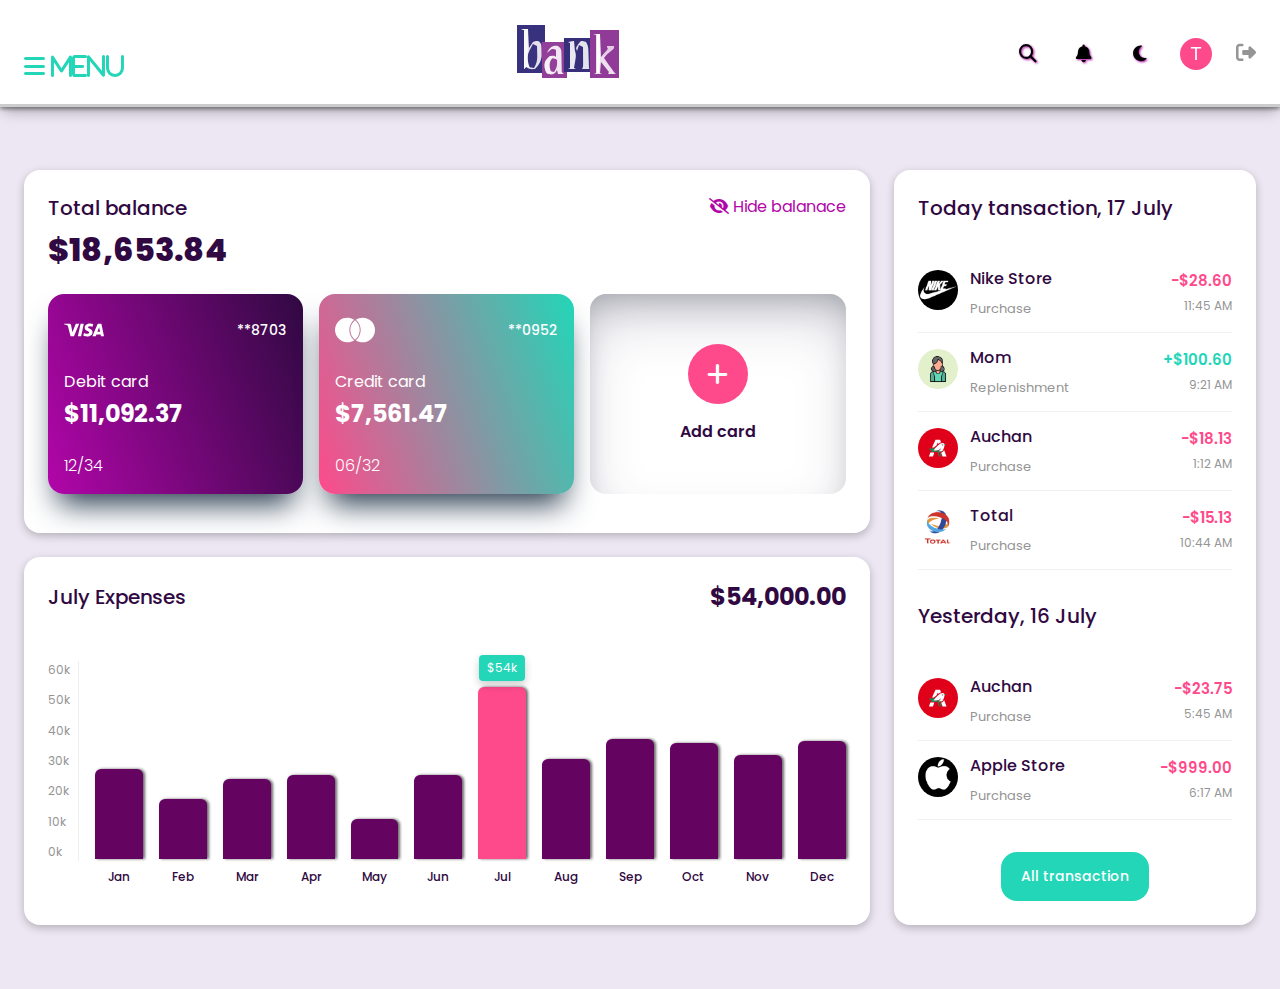
<file: index.html>
<!DOCTYPE html>
<html lang="en">

<head>
    <meta charset="UTF-8">
    <meta name="viewport" content="width=device-width, initial-scale=1.0">
    <link rel="stylesheet" href="./css/reset.css">
    <link rel="stylesheet" href="https://cdnjs.cloudflare.com/ajax/libs/font-awesome/6.5.0/css/all.min.css">
    <link rel="stylesheet" href="./css/style.css">
    <link rel="stylesheet" href="./css/responsive.css">
    <link rel="shortcut icon" href="./images/logo.svg" type="image/x-icon">
    <title>Dashboard</title>
</head>

<body>
    <!-- header -->
    <header class="header">
        <div class="header__content">
            <!-- Hidden checkbox -->
            <input type="checkbox" id="menu-toggle" class="header__menu-toggle" hidden>
            <!-- Label acting as menu toggle button -->
            <label for="menu-toggle" class="header__menu">
                <i class="fa-solid fa-bars menu-icon menu-icon--open"> <span class="header__menu-text">MENU</span></i>
                <i class="fa-solid fa-xmark menu-icon menu-icon--close"></i>
            </label>
            <!-- კლიკზე გამოსაჩენი მენიუ  -->
            <aside class="header__aside">
                <div class="header__aside-search">
                    <div class="search-box">
                        <i class="search-box__icon fas fa-search"></i>
                        <input class="search-box__input" type="text" placeholder="Search..." />
                    </div>
                </div>

                <nav class="header__aside-navigation navigation">
                    <h6 class="navigation__title">Menu</h6>
                    <ul class="navigation__list">
                        <li class="navigation__item">
                            <a href="./index.html" class="navigation__link navigation__link--active">
                                <i class="navigation__icon fa-solid fa-house-user"></i>
                                <span class="navigation__text">Home</span>
                            </a>
                        </li>
                        <li class="navigation__item">
                            <a href="./transactions.html" class="navigation__link">
                                <i class="navigation__icon fa-solid fa-money-bill-transfer"></i>
                                <span class="navigation__text">Transactions</span>
                            </a>
                        </li>
                        <li class="navigation__item">
                            <a href="#" class="navigation__link">
                                <i class="navigation__icon fa-solid fa-credit-card"></i>
                                <span class="navigation__text">Payments</span>
                            </a>
                        </li>
                        <li class="navigation__item">
                            <a href="#" class="navigation__link">
                                <i class="navigation__icon fa-solid fa-piggy-bank"></i>
                                <span class="navigation__text">Deposits</span>
                            </a>
                        </li>
                        <li class="navigation__item">
                            <a href="#" class="navigation__link">
                                <i class="navigation__icon fa-solid fa-money-check-dollar"></i>
                                <span class="navigation__text">Credits</span>
                            </a>
                        </li>
                        <li class="navigation__item">
                            <a href="#" class="navigation__link">
                                <i class="navigation__icon fa-solid fa-tags"></i>
                                <span class="navigation__text">Offers</span>
                            </a>
                        </li>
                    </ul>
                </nav>

                <div class="header__aside-controls">
                    <div class="notification">
                        <button class="notification__button" aria-label="Notifications">
                            <i class="notification__icon fa-solid fa-bell"></i>
                        </button>
                        <span class="notification__text">Notification</span>
                    </div>

                    <div class="theme-toggle">
                        <button class="theme-toggle__button theme-toggle__button--active" data-mode="light">
                            <i class="theme-toggle__icon fas fa-sun"></i>
                            <span class="theme-toggle__text">Light</span>
                        </button>
                        <button class="theme-toggle__button" data-mode="dark">
                            <i class="theme-toggle__icon fas fa-moon"></i>
                            <span class="theme-toggle__text">Dark</span>
                        </button>
                    </div>

                    <div class="logout">
                        <button class="logout__button">
                            <i class="logout__icon fa-solid fa-right-from-bracket"></i>
                        </button>
                        <span class="logout__text">LogOut</span>
                    </div>
                </div>
            </aside>

            <!-- logo  -->
            <a href="./index.html" class="header__logo">
                <img src="./images/logo.svg" alt="bank logo">
            </a>
            <!-- actions  -->
            <div class="header__actions">
                <button class="header__action-button" aria-label="Search">
                    <i class="fa-solid fa-magnifying-glass"></i>
                </button>
                <button class="header__action-button" aria-label="Notifications">
                    <i class="fa-solid fa-bell"></i>
                </button>
                <button class="header__action-button" aria-label="Toggle dark mode">
                    <i class="fa-solid fa-moon"></i>
                </button>

                <div class="header__profile">
                    <button class="header__profile-button" aria-label="User Profile">T</button>
                </div>
                <button class="header__logout-button">
                    <i class="fa-solid fa-right-from-bracket"></i>
                </button>
            </div>
        </div>
    </header>
    <!-- dashboard -->
    <main class="dashboard">
        <!-- accounts -->
        <section class="dashboard__accounts accounts">
            <div class="accounts__header">
                <div>
                    <h4 class="accounts__title">Total balance</h4>
                    <span class="accounts__total">$18,653.84</span>
                </div>
                <div class="accounts__hide-balance">
                    <i class="fa-solid fa-eye-slash"></i>
                    <span class="accounts__hide">Hide balanace</span>
                </div>
            </div>

            <div class="accounts__list">
                <!-- Visa ბარათი -->
                <div class="accounts__card card card--visa">
                    <div class="card__top">
                        <img src="./images/Visa-icon.svg" alt="viza icon">
                        <span class="card__number">**8703</span>
                    </div>
                    <div class="card__info">
                        <h5 class="card__type">Debit card</h5>
                        <span class="card__balance">$11,092.37</span>
                    </div>
                    <div class="card__expiry">12/34</div>
                </div>
                <!-- Credit ბარათი -->
                <div class="accounts__card card card--credit">
                    <div class="card__top">
                        <img src="./images/Mastercard-icon.svg" alt="Mastercard icon">
                        <span class="card__number">**0952</span>
                    </div>
                    <div class="card__info">
                        <h5 class="card__type">Credit card</h5>
                        <span class="card__balance">$7,561.47</span>
                    </div>
                    <div class="card__expiry">06/32</div>
                </div>
                <!-- Add card -->
                <div class="accounts__card card card--add">
                    <button class="card__add-button">
                        <i class="card__add-icon fa-solid fa-plus"></i>
                    </button>
                    <h5 class="card__add-text">Add card</h5>
                </div>
            </div>
        </section>
        <!-- expenses -->
        <section class="dashboard__expenses expenses">
            <div class="expenses__header">
                <h4 class="expenses__title">July Expenses</h4>
                <span class="expenses__amount">$54,000.00</span>
            </div>
            <div class="cash-flow">
                <div class="cash-flow__chart">
                    <div class="cash-flow__y-axis">
                        <span>60k</span>
                        <span>50k</span>
                        <span>40k</span>
                        <span>30k</span>
                        <span>20k</span>
                        <span>10k</span>
                        <span>0k</span>
                    </div>
                    <div class="cash-flow__bars">
                        <div class="cash-flow__bar cash-flow__bar--45">
                            <div class="cash-flow__bar-value"></div>
                            <span class="cash-flow__bar-label">Jan</span>
                        </div>
                        <div class="cash-flow__bar cash-flow__bar--30">
                            <div class="cash-flow__bar-value"></div>
                            <span class="cash-flow__bar-label">Feb</span>
                        </div>
                        <div class="cash-flow__bar cash-flow__bar--40">
                            <div class="cash-flow__bar-value"></div>
                            <span class="cash-flow__bar-label">Mar</span>
                        </div>
                        <div class="cash-flow__bar cash-flow__bar--42">
                            <div class="cash-flow__bar-value"></div>
                            <span class="cash-flow__bar-label">Apr</span>
                        </div>
                        <div class="cash-flow__bar cash-flow__bar--20">
                            <div class="cash-flow__bar-value"></div>
                            <span class="cash-flow__bar-label">May</span>
                        </div>
                        <div class="cash-flow__bar cash-flow__bar--42">
                            <div class="cash-flow__bar-value"></div>
                            <span class="cash-flow__bar-label">Jun</span>
                        </div>
                        <div class="cash-flow__bar cash-flow__bar--88 cash-flow__bar--active">
                            <div class="cash-flow__tooltip">$54k</div>
                            <div class="cash-flow__bar-value"></div>
                            <span class="cash-flow__bar-label">Jul</span>
                        </div>
                        <div class="cash-flow__bar cash-flow__bar--50">
                            <div class="cash-flow__bar-value"></div>
                            <span class="cash-flow__bar-label">Aug</span>
                        </div>
                        <div class="cash-flow__bar cash-flow__bar--60">
                            <div class="cash-flow__bar-value"></div>
                            <span class="cash-flow__bar-label">Sep</span>
                        </div>
                        <div class="cash-flow__bar cash-flow__bar--58">
                            <div class="cash-flow__bar-value"></div>
                            <span class="cash-flow__bar-label">Oct</span>
                        </div>
                        <div class="cash-flow__bar cash-flow__bar--52">
                            <div class="cash-flow__bar-value"></div>
                            <span class="cash-flow__bar-label">Nov</span>
                        </div>
                        <div class="cash-flow__bar cash-flow__bar--59">
                            <div class="cash-flow__bar-value"></div>
                            <span class="cash-flow__bar-label">Dec</span>
                        </div>
                    </div>
                </div>
            </div>
            <div class="expenses__progress">
                <div class="expenses__progress-bar">
                    <div class="expenses__progress-fill" style="width: 88%;"></div>
                </div>
                <span class="expenses__progress-label">July Expenses - 88% of monthly budget</span>
            </div>
        </section>
        <!-- transactions -->
        <section class="dashboard__transactions transactions">
            <div class="transactions__group">

                <h3 class="transactions__date">Today tansaction, 17 July</h3>

                <div class="transactions__item">
                    <div class="transactions__icon">
                        <img src="./images/nike.jpg" alt="Nike Store" />
                    </div>
                    <div class="transactions__details">
                        <p class="transactions__name">Nike Store</p>
                        <span class="transactions__type">Purchase</span>
                    </div>
                    <div class="transactions__info">
                        <span class="transactions__amount transactions__amount--negative">-$28.60</span>
                        <span class="transactions__time">11:45 AM</span>
                    </div>
                </div>

                <div class="transactions__item">
                    <div class="transactions__icon">
                        <img src="./images/mom.jpg" alt="Mom" />
                    </div>
                    <div class="transactions__details">
                        <p class="transactions__name">Mom</p>
                        <span class="transactions__type">Replenishment</span>
                    </div>
                    <div class="transactions__info">
                        <span class="transactions__amount transactions__amount--positive">+$100.60</span>
                        <span class="transactions__time">9:21 AM</span>
                    </div>
                </div>

                <div class="transactions__item">
                    <div class="transactions__icon">
                        <img src="./images/auchan.svg" alt="Auchan" />
                    </div>
                    <div class="transactions__details">
                        <p class="transactions__name">Auchan</p>
                        <span class="transactions__type">Purchase</span>
                    </div>
                    <div class="transactions__info">
                        <span class="transactions__amount transactions__amount--negative">-$18.13</span>
                        <span class="transactions__time">1:12 AM</span>
                    </div>
                </div>

                <div class="transactions__item">
                    <div class="transactions__icon">
                        <img src="./images/total.webp" alt="Total" />
                    </div>
                    <div class="transactions__details">
                        <p class="transactions__name">Total</p>
                        <span class="transactions__type">Purchase</span>
                    </div>
                    <div class="transactions__info">
                        <span class="transactions__amount transactions__amount--negative">-$15.13</span>
                        <span class="transactions__time">10:44 AM</span>
                    </div>
                </div>
            </div>

            <div class="transactions__group">
                <h3 class="transactions__date">Yesterday, 16 July</h3>

                <div class="transactions__item">
                    <div class="transactions__icon">
                        <img src="./images/auchan.svg" alt="Auchan" />
                    </div>
                    <div class="transactions__details">
                        <p class="transactions__name">Auchan</p>
                        <span class="transactions__type">Purchase</span>
                    </div>
                    <div class="transactions__info">
                        <span class="transactions__amount transactions__amount--negative">-$23.75</span>
                        <span class="transactions__time">5:45 AM</span>
                    </div>
                </div>

                <div class="transactions__item">
                    <div class="transactions__icon">
                        <img src="./images/apple.png" alt="Apple Store" />
                    </div>
                    <div class="transactions__details">
                        <p class="transactions__name">Apple Store</p>
                        <span class="transactions__type">Purchase</span>
                    </div>
                    <div class="transactions__info">
                        <span class="transactions__amount transactions__amount--negative">-$999.00</span>
                        <span class="transactions__time">6:17 AM</span>
                    </div>
                </div>
            </div>

            <div class="transactions__footer">
                <a href="./transactions.html" class="transactions__all-btn">All transaction</a>
            </div>
        </section>
    </main>
</body>

</html>
</file>
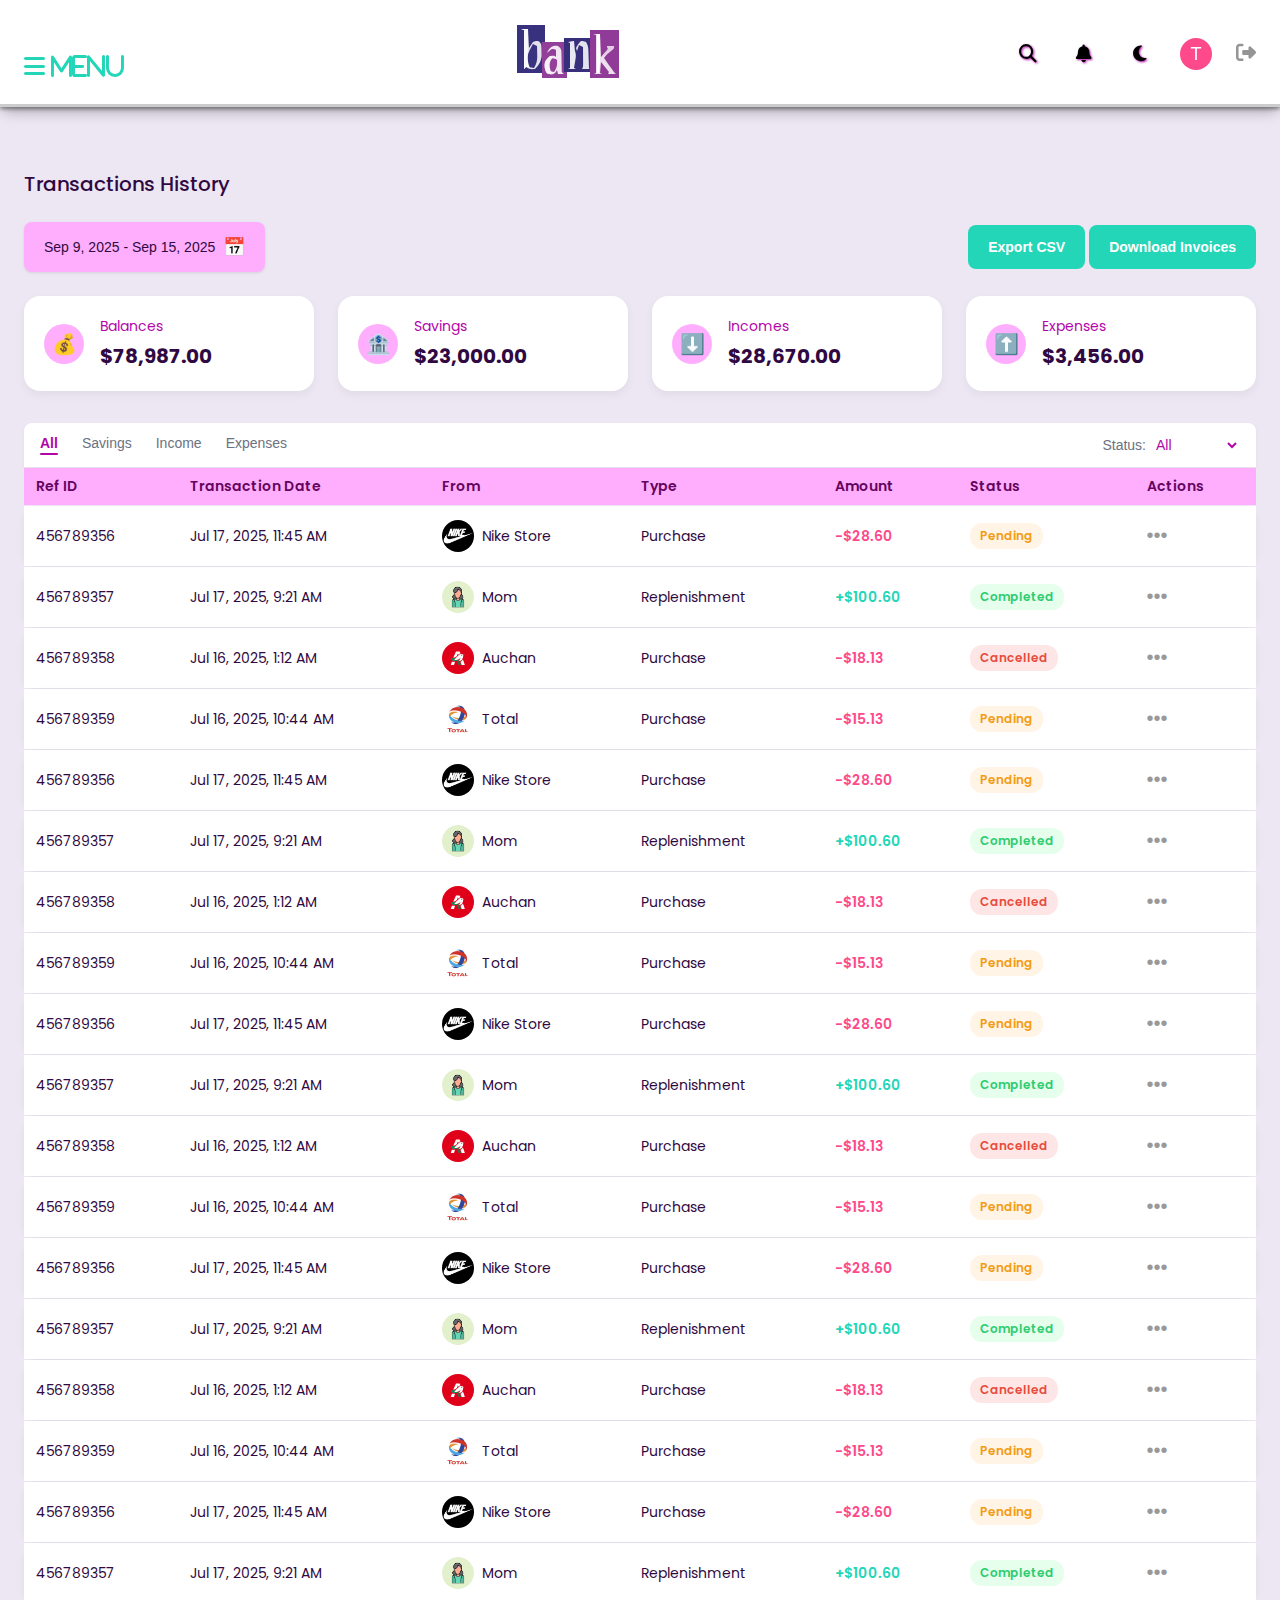
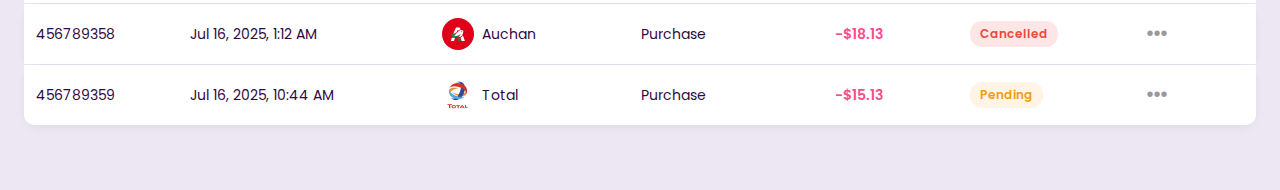
<file: transactions.html>
<!DOCTYPE html>
<html lang="en">

<head>
    <meta charset="UTF-8">
    <meta name="viewport" content="width=device-width, initial-scale=1.0">
    <link rel="stylesheet" href="./css/reset.css">
    <link rel="stylesheet" href="https://cdnjs.cloudflare.com/ajax/libs/font-awesome/6.5.0/css/all.min.css">
    <link rel="stylesheet" href="./css/style.css">
    <link rel="stylesheet" href="./css/responsive.css">
    <link rel="shortcut icon" href="./images/logo.svg" type="image/x-icon">
    <title>Transactions</title>
</head>

<body>
    <!-- header -->
    <header class="header">
        <div class="header__content">
            <!-- Hidden checkbox -->
            <input type="checkbox" id="menu-toggle" class="header__menu-toggle" hidden>
            <!-- Label acting as menu toggle button -->
            <label for="menu-toggle" class="header__menu">
                <i class="fa-solid fa-bars menu-icon menu-icon--open"> <span class="header__menu-text">MENU</span></i>
                <i class="fa-solid fa-xmark menu-icon menu-icon--close"></i>
            </label>
            <!-- კლიკზე გამოსაჩენი მენიუ  -->
            <aside class="header__aside">
                <div class="header__aside-search">
                    <div class="search-box">
                        <i class="search-box__icon fas fa-search"></i>
                        <input class="search-box__input" type="text" placeholder="Search..." />
                    </div>
                </div>

                <nav class="header__aside-navigation navigation">
                    <h6 class="navigation__title">Menu</h6>
                    <ul class="navigation__list">
                        <li class="navigation__item">
                            <a href="./index.html" class="navigation__link">
                                <i class="navigation__icon fa-solid fa-house-user"></i>
                                <span class="navigation__text">Home</span>
                            </a>
                        </li>
                        <li class="navigation__item">
                            <a href="./transactions.html" class="navigation__link navigation__link--active">
                                <i class="navigation__icon fa-solid fa-money-bill-transfer"></i>
                                <span class="navigation__text">Transactions</span>
                            </a>
                        </li>
                        <li class="navigation__item">
                            <a href="#" class="navigation__link">
                                <i class="navigation__icon fa-solid fa-credit-card"></i>
                                <span class="navigation__text">Payments</span>
                            </a>
                        </li>
                        <li class="navigation__item">
                            <a href="#" class="navigation__link">
                                <i class="navigation__icon fa-solid fa-piggy-bank"></i>
                                <span class="navigation__text">Deposits</span>
                            </a>
                        </li>
                        <li class="navigation__item">
                            <a href="#" class="navigation__link">
                                <i class="navigation__icon fa-solid fa-money-check-dollar"></i>
                                <span class="navigation__text">Credits</span>
                            </a>
                        </li>
                        <li class="navigation__item">
                            <a href="#" class="navigation__link">
                                <i class="navigation__icon fa-solid fa-tags"></i>
                                <span class="navigation__text">Offers</span>
                            </a>
                        </li>
                    </ul>
                </nav>

                <div class="header__aside-controls">
                    <div class="notification">
                        <button class="notification__button" aria-label="Notifications">
                            <i class="notification__icon fa-solid fa-bell"></i>
                        </button>
                        <span class="notification__text">Notification</span>
                    </div>

                    <div class="theme-toggle">
                        <button class="theme-toggle__button theme-toggle__button--active" data-mode="light">
                            <i class="theme-toggle__icon fas fa-sun"></i>
                            <span class="theme-toggle__text">Light</span>
                        </button>
                        <button class="theme-toggle__button" data-mode="dark">
                            <i class="theme-toggle__icon fas fa-moon"></i>
                            <span class="theme-toggle__text">Dark</span>
                        </button>
                    </div>

                    <div class="logout">
                        <button class="logout__button">
                            <i class="logout__icon fa-solid fa-right-from-bracket"></i>
                        </button>
                        <span class="logout__text">LogOut</span>
                    </div>
                </div>
            </aside>

            <!-- logo  -->
            <a href="./index.html" class="header__logo">
                <img src="./images/logo.svg" alt="bank logo">
            </a>
            <!-- actions  -->
            <div class="header__actions">
                <button class="header__action-button" aria-label="Search">
                    <i class="fa-solid fa-magnifying-glass"></i>
                </button>
                <button class="header__action-button" aria-label="Notifications">
                    <i class="fa-solid fa-bell"></i>
                </button>
                <button class="header__action-button" aria-label="Toggle dark mode">
                    <i class="fa-solid fa-moon"></i>
                </button>

                <div class="header__profile">
                    <button class="header__profile-button" aria-label="User Profile">T</button>
                </div>
                <button class="header__logout-button">
                    <i class="fa-solid fa-right-from-bracket"></i>
                </button>
            </div>
        </div>
    </header>
    <!-- transactions -->
    <main class="transactions-history">
        <h2>Transactions History</h2>
        <!-- Date -->
        <section class="transactions-header">
            <button class="date-range-single">
                Sep 9, 2025 - Sep 15, 2025
                <span class="calendar-icon">📅</span>
            </button>
            <div class="export-download">
                <button class="btn-export">Export CSV</button>
                <button class="btn-download">Download Invoices</button>
            </div>
        </section>
        <!-- Summary cards -->
        <div class="transactions-summary">
            <div class="summary-card">
                <div class="summary-icon">💰</div>
                <div>
                    <div class="summary-label">Balances</div>
                    <div class="summary-amount">$78,987.00</div>
                </div>
            </div>
            <div class="summary-card">
                <div class="summary-icon">🏦</div>
                <div>
                    <div class="summary-label">Savings</div>
                    <div class="summary-amount">$23,000.00</div>
                </div>
            </div>
            <div class="summary-card">
                <div class="summary-icon">⬇️</div>
                <div>
                    <div class="summary-label">Incomes</div>
                    <div class="summary-amount">$28,670.00</div>
                </div>
            </div>
            <div class="summary-card">
                <div class="summary-icon">⬆️</div>
                <div>
                    <div class="summary-label">Expenses</div>
                    <div class="summary-amount">$3,456.00</div>
                </div>
            </div>
        </div>
        <!-- Transactions filters -->
        <div class="transactions-filters">
            <button class="ellipsis-btn" aria-label="More actions">
                <svg xmlns="http://www.w3.org/2000/svg" width="24" height="24" viewBox="0 0 128 512"
                    fill="currentColor">
                    <path
                        d="M64 360C94.93 360 120 385.1 120 416C120 446.9 94.93 472 64 472C33.07 472 8 446.9 8 416C8 385.1 33.07 360 64 360z
             M64 200C94.93 200 120 225.1 120 256C120 286.9 94.93 312 64 312C33.07 312 8 286.9 8 256C8 225.1 33.07 200 64 200z
             M64 152C33.07 152 8 126.9 8 96C8 65.07 33.07 40 64 40C94.93 40 120 65.07 120 96C120 126.9 94.93 152 64 152z" />
                </svg>
            </button>


            <div class="filter-tabs">
                <button class="tab active">All</button>
                <button class="tab">Savings</button>
                <button class="tab">Income</button>
                <button class="tab">Expenses</button>
            </div>

            <div class="filter-status">
                <label for="status-select">Status:</label>
                <select id="status-select">
                    <option>All</option>
                    <option>Pending</option>
                    <option>Completed</option>
                    <option>Cancelled</option>
                </select>
            </div>
        </div>
        <!-- Transactions table -->
        <table class="transactions-table">
            <thead>
                <tr>
                    <th>Ref ID</th>
                    <th>Transaction Date</th>
                    <th>From</th>
                    <th>Type</th>
                    <th>Amount</th>
                    <th>Status</th>
                    <th>Actions</th>
                </tr>
            </thead>
            <tbody>
                <tr>
                    <td>456789356</td>
                    <td>Jul 17, 2025, 11:45 AM</td>
                    <td><img src="./images/nike.jpg" alt="Nike Store" class="avatar" /> Nike Store</td>
                    <td>Purchase</td>
                    <td class="negative">-$28.60</td>
                    <td><span class="status pending">Pending</span></td>
                    <td><button class="btn-actions">•••</button></td>
                </tr>
                <tr>
                    <td>456789357</td>
                    <td>Jul 17, 2025, 9:21 AM</td>
                    <td><img src="./images/mom.jpg" alt="Mom" class="avatar" /> Mom</td>
                    <td>Replenishment</td>
                    <td class="positive">+$100.60</td>
                    <td><span class="status completed">Completed</span></td>
                    <td><button class="btn-actions">•••</button></td>
                </tr>
                <tr>
                    <td>456789358</td>
                    <td>Jul 16, 2025, 1:12 AM</td>
                    <td><img src="./images/auchan.svg" alt="Auchan" class="avatar" /> Auchan</td>
                    <td>Purchase</td>
                    <td class="negative">-$18.13</td>
                    <td><span class="status cancelled">Cancelled</span></td>
                    <td><button class="btn-actions">•••</button></td>
                </tr>
                <tr>
                    <td>456789359</td>
                    <td>Jul 16, 2025, 10:44 AM</td>
                    <td><img src="./images/total.webp" alt="Total" class="avatar" /> Total</td>
                    <td>Purchase</td>
                    <td class="negative">-$15.13</td>
                    <td><span class="status pending">Pending</span></td>
                    <td><button class="btn-actions">•••</button></td>
                </tr>
                <tr>
                    <td>456789356</td>
                    <td>Jul 17, 2025, 11:45 AM</td>
                    <td><img src="./images/nike.jpg" alt="Nike Store" class="avatar" /> Nike Store</td>
                    <td>Purchase</td>
                    <td class="negative">-$28.60</td>
                    <td><span class="status pending">Pending</span></td>
                    <td><button class="btn-actions">•••</button></td>
                </tr>
                <tr>
                    <td>456789357</td>
                    <td>Jul 17, 2025, 9:21 AM</td>
                    <td><img src="./images/mom.jpg" alt="Mom" class="avatar" /> Mom</td>
                    <td>Replenishment</td>
                    <td class="positive">+$100.60</td>
                    <td><span class="status completed">Completed</span></td>
                    <td><button class="btn-actions">•••</button></td>
                </tr>
                <tr>
                    <td>456789358</td>
                    <td>Jul 16, 2025, 1:12 AM</td>
                    <td><img src="./images/auchan.svg" alt="Auchan" class="avatar" /> Auchan</td>
                    <td>Purchase</td>
                    <td class="negative">-$18.13</td>
                    <td><span class="status cancelled">Cancelled</span></td>
                    <td><button class="btn-actions">•••</button></td>
                </tr>
                <tr>
                    <td>456789359</td>
                    <td>Jul 16, 2025, 10:44 AM</td>
                    <td><img src="./images/total.webp" alt="Total" class="avatar" /> Total</td>
                    <td>Purchase</td>
                    <td class="negative">-$15.13</td>
                    <td><span class="status pending">Pending</span></td>
                    <td><button class="btn-actions">•••</button></td>
                </tr>
                <tr>
                    <td>456789356</td>
                    <td>Jul 17, 2025, 11:45 AM</td>
                    <td><img src="./images/nike.jpg" alt="Nike Store" class="avatar" /> Nike Store</td>
                    <td>Purchase</td>
                    <td class="negative">-$28.60</td>
                    <td><span class="status pending">Pending</span></td>
                    <td><button class="btn-actions">•••</button></td>
                </tr>
                <tr>
                    <td>456789357</td>
                    <td>Jul 17, 2025, 9:21 AM</td>
                    <td><img src="./images/mom.jpg" alt="Mom" class="avatar" /> Mom</td>
                    <td>Replenishment</td>
                    <td class="positive">+$100.60</td>
                    <td><span class="status completed">Completed</span></td>
                    <td><button class="btn-actions">•••</button></td>
                </tr>
                <tr>
                    <td>456789358</td>
                    <td>Jul 16, 2025, 1:12 AM</td>
                    <td><img src="./images/auchan.svg" alt="Auchan" class="avatar" /> Auchan</td>
                    <td>Purchase</td>
                    <td class="negative">-$18.13</td>
                    <td><span class="status cancelled">Cancelled</span></td>
                    <td><button class="btn-actions">•••</button></td>
                </tr>
                <tr>
                    <td>456789359</td>
                    <td>Jul 16, 2025, 10:44 AM</td>
                    <td><img src="./images/total.webp" alt="Total" class="avatar" /> Total</td>
                    <td>Purchase</td>
                    <td class="negative">-$15.13</td>
                    <td><span class="status pending">Pending</span></td>
                    <td><button class="btn-actions">•••</button></td>
                </tr>
                <tr>
                    <td>456789356</td>
                    <td>Jul 17, 2025, 11:45 AM</td>
                    <td><img src="./images/nike.jpg" alt="Nike Store" class="avatar" /> Nike Store</td>
                    <td>Purchase</td>
                    <td class="negative">-$28.60</td>
                    <td><span class="status pending">Pending</span></td>
                    <td><button class="btn-actions">•••</button></td>
                </tr>
                <tr>
                    <td>456789357</td>
                    <td>Jul 17, 2025, 9:21 AM</td>
                    <td><img src="./images/mom.jpg" alt="Mom" class="avatar" /> Mom</td>
                    <td>Replenishment</td>
                    <td class="positive">+$100.60</td>
                    <td><span class="status completed">Completed</span></td>
                    <td><button class="btn-actions">•••</button></td>
                </tr>
                <tr>
                    <td>456789358</td>
                    <td>Jul 16, 2025, 1:12 AM</td>
                    <td><img src="./images/auchan.svg" alt="Auchan" class="avatar" /> Auchan</td>
                    <td>Purchase</td>
                    <td class="negative">-$18.13</td>
                    <td><span class="status cancelled">Cancelled</span></td>
                    <td><button class="btn-actions">•••</button></td>
                </tr>
                <tr>
                    <td>456789359</td>
                    <td>Jul 16, 2025, 10:44 AM</td>
                    <td><img src="./images/total.webp" alt="Total" class="avatar" /> Total</td>
                    <td>Purchase</td>
                    <td class="negative">-$15.13</td>
                    <td><span class="status pending">Pending</span></td>
                    <td><button class="btn-actions">•••</button></td>
                </tr>
                <tr>
                    <td>456789356</td>
                    <td>Jul 17, 2025, 11:45 AM</td>
                    <td><img src="./images/nike.jpg" alt="Nike Store" class="avatar" /> Nike Store</td>
                    <td>Purchase</td>
                    <td class="negative">-$28.60</td>
                    <td><span class="status pending">Pending</span></td>
                    <td><button class="btn-actions">•••</button></td>
                </tr>
                <tr>
                    <td>456789357</td>
                    <td>Jul 17, 2025, 9:21 AM</td>
                    <td><img src="./images/mom.jpg" alt="Mom" class="avatar" /> Mom</td>
                    <td>Replenishment</td>
                    <td class="positive">+$100.60</td>
                    <td><span class="status completed">Completed</span></td>
                    <td><button class="btn-actions">•••</button></td>
                </tr>
                <tr>
                    <td>456789358</td>
                    <td>Jul 16, 2025, 1:12 AM</td>
                    <td><img src="./images/auchan.svg" alt="Auchan" class="avatar" /> Auchan</td>
                    <td>Purchase</td>
                    <td class="negative">-$18.13</td>
                    <td><span class="status cancelled">Cancelled</span></td>
                    <td><button class="btn-actions">•••</button></td>
                </tr>
                <tr>
                    <td>456789359</td>
                    <td>Jul 16, 2025, 10:44 AM</td>
                    <td><img src="./images/total.webp" alt="Total" class="avatar" /> Total</td>
                    <td>Purchase</td>
                    <td class="negative">-$15.13</td>
                    <td><span class="status pending">Pending</span></td>
                    <td><button class="btn-actions">•••</button></td>
                </tr>
            </tbody>
        </table>
        <!-- transactions for mobile -->
        <div class="transactions__mobile">
            <div class="transactions__mobile-row row">
                <p class="row__date">Jul 17, 2025, 11:45 AM</p>
                <div class="row__footer">
                    <div class="row__avatar-box">
                        <img src="./images/nike.jpg" alt="Nike Store" class="row__avatar" />
                        <span>Nike Store</span>
                    </div>
                    <span class="negative">-$28.60</span>
                </div>
            </div>
            <div class="transactions__mobile-row row">
                <p class="row__date">Jul 17, 2025, 9:21 AM</p>
                <div class="row__footer">
                    <div class="row__avatar-box">
                        <img src="./images/mom.jpg" alt="Mom" class="row__avatar" />
                        <span>Mom</span>
                    </div>
                    <span class="positive">+$100.60</span>
                </div>
            </div>
            <div class="transactions__mobile-row row">
                <p class="row__date">Jul 16, 2025, 1:12 AM</p>
                <div class="row__footer">
                    <div class="row__avatar-box">
                        <img src="./images/auchan.svg" alt="Auchan" class="row__avatar" />
                        <span>Auchan</span>
                    </div>
                    <span class="negative">-$18.13</span>
                </div>
            </div>
            <div class="transactions__mobile-row row">
                <p class="row__date">Jul 16, 2025, 10:44 AM</p>
                <div class="row__footer">
                    <div class="row__avatar-box">
                        <img src="./images/total.webp" alt="Total" class="row__avatar" />
                        <span>Total</span>
                    </div>
                    <span class="negative">-$18.13</span>
                </div>
            </div>
            <div class="transactions__mobile-row row">
                <p class="row__date">Jul 17, 2025, 11:45 AM</p>
                <div class="row__footer">
                    <div class="row__avatar-box">
                        <img src="./images/nike.jpg" alt="Nike Store" class="row__avatar" />
                        <span>Nike Store</span>
                    </div>
                    <span class="negative">-$28.60</span>
                </div>
            </div>
            <div class="transactions__mobile-row row">
                <p class="row__date">Jul 17, 2025, 9:21 AM</p>
                <div class="row__footer">
                    <div class="row__avatar-box">
                        <img src="./images/mom.jpg" alt="Mom" class="row__avatar" />
                        <span>Mom</span>
                    </div>
                    <span class="positive">+$100.60</span>
                </div>
            </div>
            <div class="transactions__mobile-row row">
                <p class="row__date">Jul 16, 2025, 1:12 AM</p>
                <div class="row__footer">
                    <div class="row__avatar-box">
                        <img src="./images/auchan.svg" alt="Auchan" class="row__avatar" />
                        <span>Auchan</span>
                    </div>
                    <span class="negative">-$18.13</span>
                </div>
            </div>
            <div class="transactions__mobile-row row">
                <p class="row__date">Jul 16, 2025, 10:44 AM</p>
                <div class="row__footer">
                    <div class="row__avatar-box">
                        <img src="./images/total.webp" alt="Total" class="row__avatar" />
                        <span>Total</span>
                    </div>
                    <span class="negative">-$18.13</span>
                </div>
            </div>
            <div class="transactions__mobile-row row">
                <p class="row__date">Jul 17, 2025, 11:45 AM</p>
                <div class="row__footer">
                    <div class="row__avatar-box">
                        <img src="./images/nike.jpg" alt="Nike Store" class="row__avatar" />
                        <span>Nike Store</span>
                    </div>
                    <span class="negative">-$28.60</span>
                </div>
            </div>
            <div class="transactions__mobile-row row">
                <p class="row__date">Jul 17, 2025, 9:21 AM</p>
                <div class="row__footer">
                    <div class="row__avatar-box">
                        <img src="./images/mom.jpg" alt="Mom" class="row__avatar" />
                        <span>Mom</span>
                    </div>
                    <span class="positive">+$100.60</span>
                </div>
            </div>
            <div class="transactions__mobile-row row">
                <p class="row__date">Jul 16, 2025, 1:12 AM</p>
                <div class="row__footer">
                    <div class="row__avatar-box">
                        <img src="./images/auchan.svg" alt="Auchan" class="row__avatar" />
                        <span>Auchan</span>
                    </div>
                    <span class="negative">-$18.13</span>
                </div>
            </div>
            <div class="transactions__mobile-row row">
                <p class="row__date">Jul 16, 2025, 10:44 AM</p>
                <div class="row__footer">
                    <div class="row__avatar-box">
                        <img src="./images/total.webp" alt="Total" class="row__avatar" />
                        <span>Total</span>
                    </div>
                    <span class="negative">-$18.13</span>
                </div>
            </div>
        </div>
    </main>
</body>

</html>
</file>
<file: css/style.css>
@import url('https://fonts.googleapis.com/css2?family=Poppins:ital,wght@0,100;0,200;0,300;0,400;0,500;0,600;0,700;0,800;0,900;1,100;1,200;1,300;1,400;1,500;1,600;1,700;1,800;1,900&display=swap');

body {
    font-family: 'Poppins', sans-serif;
    background: #ede7f3;
}

/* header ---------------- */
.header {
    position: fixed;
    top: 0;
    left: 0;
    z-index: 2;
    width: 100%;
    background: #FFFFFF;
    padding-inline: 24px;
    box-shadow: rgba(0, 0, 0, 0.4) 0px 2px 4px, rgba(0, 0, 0, 0.3) 0px 7px 13px -3px, rgba(0, 0, 0, 0.2) 0px -3px 0px inset;
}

.header__content {
    width: min(100%, 1312px);
    margin: auto;
    display: flex;
    justify-content: space-between;
    align-items: center;
}

.header__actions {
    display: flex;
    align-items: center;
    gap: 24px;
}

.header__action-button {
    border-radius: 50%;
    background: transparent;
    width: 32px;
    height: 32px;
    border: none;
    cursor: pointer;
    transition: .3s;
}

.header__action-button:hover {
    background: #FFAEFD;
}

.header__action-button i {
    font-size: 18px;
    color: var(--color-blueberry);
    filter: drop-shadow(1px 1px 1px #B206A9);
}

.header__profile {
    cursor: pointer;
}

.header__profile-button {
    width: 32px;
    height: 32px;
    border-radius: 50%;
    background: #FE4A8B;
    cursor: pointer;
    border: none;
    font-size: 18px;
    font-weight: 500;
    line-height: 26px;
    color: #FFFFFF;
    transition: .3s;
}

.header__profile-button:hover {
    background: #22D6B7;
}

.header__logout-button {
    color: #959595;
    background: transparent;
    border: none;
    cursor: pointer;
    font-size: 20px;
}

.header__logout-button i {
    transition: 0.3s ease;
}

.header__logout-button:hover i {
    transform: translateX(5px);
    color: #2A2A2A;
}

/* aside  */
.header__aside {
    position: fixed;
    top: 0;
    left: -100%;
    width: 250px;
    height: 100vh;
    background: #300942;
    padding: 120px 20px 0 20px;
    transition: left 0.3s ease;
    z-index: 999;
    box-shadow: 2px 0 10px rgba(0, 0, 0, 0.3);
    display: flex;
    flex-direction: column;
    gap: 32px;
}

/* search ---  */
.header__aside-search,
.header__aside-controls {
    display: none;
}

.search-box {
    display: flex;
    align-items: center;
    padding: 6px 10px;
    border-radius: 4px;
    background-color: #fff;
}

.search-box__icon {
    color: #888;
    margin-right: 8px;
}

.search-box__input {
    border: none;
    outline: none;
    font-size: 14px;
}

.navigation__title {
    font-size: 14px;
    line-height: 28px;
    font-weight: normal;
    color: #ddc0db;
}

.navigation__list {
    display: flex;
    flex-direction: column;
    gap: 14px;
}

.navigation__item {
    cursor: pointer;
    display: flex;
    gap: 8px;
}

.navigation__link--active {
    background: #FE4A8B;
}

.navigation__link {
    font-size: 16px;
    font-weight: 500;
    line-height: 24px;
    color: #FFFFFF;
    position: relative;
    border-radius: 16px;
    padding: 8px;
    transition: .3s;
    flex: 1;
}

.navigation__item:hover .navigation__link {
    background: #ddc0db;
}

/* როცა მენიუ აქტიურია */
.header__menu-toggle:checked~.header__aside {
    left: 0;
}

/* მენიუს ღილაკი (label) */
.header__menu {
    color: #22D6B7;
    font-size: 20px;
    cursor: pointer;
    width: 100px;
    position: relative;
    cursor: pointer;
    z-index: 1000;
}

.menu-icon {
    position: absolute;
    top: 0;
    left: 0;
    transition: opacity 0.3s ease;
    font-size: 24px;
    color: #22D6B7;
}

.menu-icon--close {
    opacity: 0;
}

/* აიქონების გადართვა :checked-ზე */
.header__menu-toggle:checked+.header__menu .menu-icon--open {
    opacity: 0;
}

.header__menu-toggle:checked+.header__menu .menu-icon--close {
    opacity: 1;
}

.theme-toggle {
    display: flex;
    column-gap: 4px;
    background: #ddc0db;
    border-radius: 8px;
    padding: 4px;
    margin-block: 16px;
}

.theme-toggle__button {
    width: 100%;
    background: #c7b2c5;
    border: none;
    border-radius: 8px;
    color: #300942;
    padding: 6px 12px;
    display: flex;
    align-items: center;
    gap: 6px;
    font-size: 14px;
    cursor: pointer;
    transition: background 0.3s, color 0.3s;
}

.theme-toggle__button--active {
    background: #f398f1;
    color: #fff;
}

.theme-toggle__icon {
    font-size: 16px;
}

.logout span,
.notification span {
    color: #FFFFFF;
    margin-left: 10px;
}

.notification__button,
.logout__button {
    border: none;
    background: transparent;
    color: #FFFFFF;
}


/* main -----------------------------------   */
.dashboard {
    width: min(100%, 1312px);
    padding-inline: 24px;
    margin: 170.4px auto 64px;
    display: grid;
    grid-template-columns: minmax(680px, 7fr) 3fr;
    grid-template-areas: "accounts transactions"
        "expenses transactions";
    gap: 24px;
}

.dashboard section {
    border-radius: 16px;
    padding: 24px;
    background: #FFFFFF;
    box-shadow: rgba(0, 0, 0, 0.24) 0px 3px 8px;
}

.dashboard__accounts {
    grid-area: accounts;
}

.accounts__header {
    display: flex;
    justify-content: space-between;
    margin-bottom: 24px;
}

.accounts__title {
    font-size: 20px;
    font-weight: 500;
    line-height: 28px;
    color: #300942;
    margin-bottom: 8px;
}

.accounts__total {
    font-size: 32px;
    font-weight: 800;
    line-height: 40px;
    color: #300942;
}

.accounts__hide-balance {
    color: #B206A9;
}

.accounts__list {
    display: grid;
    grid-template-columns: repeat(3, 1fr);
    gap: 16px;
}

.accounts__card {
    border-radius: 16px;
    height: 200px;
    padding: 16px;
    display: flex;
    flex-direction: column;
    cursor: pointer;
}

.card--visa,
.card--credit {
    justify-content: space-between;
}

.card--visa {
    background: linear-gradient(70.2deg, #B206A9 -0.11%, #300942 99.98%);
    box-shadow: rgb(38, 57, 77) 0px 20px 30px -10px;
    transition: .3s;
}

.card--credit {
    background: linear-gradient(70.2deg, #FE4A8B -0.11%, #22D6B7 99.98%);
    box-shadow: rgb(38, 57, 77) 0px 20px 30px -10px;
    transition: .3s;
}

.card--visa:hover {
    transform: translateY(-6px);
    box-shadow: 0 12px 24px rgba(178, 6, 169, 0.4);
}

.card--credit:hover {
    transform: translateY(-6px);
    box-shadow: 0 12px 24px rgba(254, 74, 139, 0.4);
}

.card__top {
    display: flex;
    align-items: center;
    justify-content: space-between;
}

.card__number {
    font-size: 14px;
    font-weight: 500;
    line-height: 22px;
    color: #FFFFFF;
}

.card__type {
    font-size: 16px;
    font-weight: 400;
    line-height: 24px;
    color: #FFFFFF;
}

.card__balance {
    font-size: 24px;
    font-weight: 700;
    line-height: 40px;
    color: #FFFFFF;
}

.card__expiry {
    font-size: 16px;
    font-weight: 300;
    line-height: 24px;
    color: #FFFFFF;
}

.card--add {
    justify-content: center;
    align-items: center;
    box-shadow: rgba(50, 50, 93, 0.25) 0px 30px 60px -12px inset, rgba(0, 0, 0, 0.3) 0px 18px 36px -18px inset;
}


.card__add-button {
    width: 60px;
    height: 60px;
    background: #FE4A8B;
    border-radius: 50%;
    border: none;
    margin-bottom: 16px;
    transition: .3s;
}

.card--add:hover .card__add-button {
    background: #ddc0db;
}

.card__add-icon {
    color: #FFFFFF;
    font-size: 24px;
}

.card__add-text {
    font-size: 16px;
    font-weight: 600;
    line-height: 24px;
    color: #300942;
}


/* expenses ------------------ */
.dashboard__expenses {
    grid-area: expenses;
}

.expenses__progress {
    display: none;
}

.expenses__header {
    display: flex;
    justify-content: space-between;
    align-items: center;
    margin-bottom: 48px;
}

.expenses__title {
    font-size: 20px;
    font-weight: 500;
    line-height: 28px;
    color: #300942;
}

.expenses__amount {
    font-size: 24px;
    font-weight: 700;
    line-height: 32px;
    color: #300942;
}

.cash-flow__chart {
    display: flex;
    flex-direction: row;
    align-items: flex-end;
    gap: 16px;
}

.cash-flow__y-axis {
    display: flex;
    flex-direction: column;
    justify-content: space-between;
    height: 200px;
    font-size: 12px;
    color: #959595;
    padding-right: 8px;
    border-right: 1px solid #eee;
    margin-bottom: 26px;
}

.cash-flow__bars {
    display: flex;
    align-items: flex-end;
    gap: 16px;
    height: 200px;
    flex: 1;
    position: relative;
}

.cash-flow__bar {
    display: flex;
    flex-direction: column;
    justify-content: flex-end;
    align-items: center;
    flex: 1;
    height: 100%;
}

.cash-flow__bar--active .cash-flow__bar-value {
    background: #FE4A8B;
}

.cash-flow__bar-value {
    width: 100%;
    background: #650360;
    border-radius: 6px 6px 0 0;
    box-shadow: rgba(0, 0, 0, 0.6) 2px 0px 3px;
}

.cash-flow__tooltip {
    position: absolute;
    top: -32px;
    background: #22D6B7;
    color: #FFFFFF;
    padding: 4px 8px;
    font-size: 12px;
    border-radius: 4px;
    white-space: nowrap;
    box-shadow: 0 4px 8px rgba(0, 0, 0, 0.2);
}

.cash-flow__bar-label {
    margin-top: 8px;
    font-size: 12px;
    font-weight: 500;
    line-height: 20px;
    color: #300942;
}

.cash-flow__bar--20 .cash-flow__bar-value {
    height: 20%;
}

.cash-flow__bar--30 .cash-flow__bar-value {
    height: 30%;
}

.cash-flow__bar--40 .cash-flow__bar-value {
    height: 40%;
}

.cash-flow__bar--42 .cash-flow__bar-value {
    height: 42%;
}

.cash-flow__bar--45 .cash-flow__bar-value {
    height: 45%;
}

.cash-flow__bar--50 .cash-flow__bar-value {
    height: 50%;
}

.cash-flow__bar--52 .cash-flow__bar-value {
    height: 52%;
}

.cash-flow__bar--88 .cash-flow__bar-value {
    height: 88%;
}

.cash-flow__bar--58 .cash-flow__bar-value {
    height: 58%;
}

.cash-flow__bar--59 .cash-flow__bar-value {
    height: 59%;
}

.cash-flow__bar--60 .cash-flow__bar-value {
    height: 60%;
}

.cash-flow__bar--100 .cash-flow__bar-value {
    height: 100%;
}


/* transactions ----------------------  */
.dashboard__transactions {
    grid-area: transactions;
}

.transactions__group {
    margin-bottom: 32px;
}

.transactions__date {
    font-size: 20px;
    font-weight: 500;
    line-height: 28px;
    color: #300942;
    margin-bottom: 32px;
}

.transactions__item {
    display: flex;
    align-items: center;
    justify-content: space-between;
    padding-block: 12px;
    border-bottom: 1px solid #f0f0f0;
}

.transactions__icon img {
    width: 40px;
    height: 40px;
    border-radius: 50%;
    object-fit: cover;
}

.transactions__details {
    flex-grow: 1;
    margin-left: 12px;
}

.transactions__name {
    font-size: 16px;
    font-weight: 500;
    color: #300942;
    margin-bottom: 4px;
}

.transactions__type {
    font-size: 13px;
    color: #959595;
}

.transactions__info {
    text-align: right;
}

.transactions__amount {
    font-size: 15px;
    font-weight: 600;
    display: block;
}

.transactions__amount--negative {
    color: #FE4A8B;
}

.transactions__amount--positive {
    color: #22D6B7;
}

.transactions__time {
    font-size: 12px;
    color: #959595;
}

.transactions__footer {
    text-align: center;
    margin-top: 16px;
}

.transactions__all-btn {
    display: inline-block;
    background: #22D6B7;
    color: #FFFFFF;
    font-size: 14px;
    font-weight: 500;
    padding: 14px 20px;
    border-radius: 16px;
    transition: 0.2s ease;
}

.transactions__all-btn:hover {
    background: #1bcab0;
    box-shadow: 0 4px 12px rgba(34, 214, 183, 0.4);
}


/* transactions page -------------------- */
.transactions-history {
    width: min(100%, 1312px);
    padding-inline: 24px;
    margin: 170.4px auto 64px;
    color: #300942;
}

.transactions-history h2 {
    font-size: 20px;
    font-weight: 500;
    line-height: 28px;
    color: #300942;
    margin-bottom: 24px;
}

.transactions-header {
    display: flex;
    align-items: center;
    justify-content: space-between;
    margin-bottom: 24px;
}


.date-range-single {
    display: inline-flex;
    align-items: center;
    gap: 8px;
    background: #FFAEFD;
    border: none;
    border-radius: 8px;
    padding: 14px 20px;
    font-size: 14px;
    color: #300942;
    cursor: pointer;
    box-shadow: 0 1px 3px rgba(0, 0, 0, 0.1);
    user-select: none;
    transition: background-color 0.2s ease;
}

.date-range-single:hover {
    background: #f59cf3;
    box-shadow: 0 4px 12px rgba(255, 174, 253, 0.4);
}

.calendar-icon {
    font-size: 18px;
}

.btn-export,
.btn-download {
    background: #22D6B7;
    color: #fff;
    border: none;
    padding: 14px 20px;
    border-radius: 8px;
    cursor: pointer;
    font-weight: 600;
    font-size: 14px;
    transition: background 0.3s ease;
}

.btn-export:hover,
.btn-download:hover {
    background: #1bcab0;
}

.transactions-summary {
    display: flex;
    gap: 24px;
    margin-bottom: 32px;
}

.summary-card {
    background: #ffffff;
    flex: 1 1 180px;
    border-radius: 16px;
    padding: 20px;
    display: flex;
    align-items: center;
    gap: 16px;
    box-shadow: 0 4px 10px rgb(0 0 0 / 0.05);
    cursor: default;
}

.summary-icon {
    background: #FFAEFD;
    border-radius: 50%;
    width: 40px;
    height: 40px;
    display: flex;
    justify-content: center;
    align-items: center;
    font-size: 20px;
}

.summary-label {
    font-size: 14px;
    color: #B206A9;
    margin-bottom: 4px;
}

.summary-amount {
    font-weight: 700;
    font-size: 20px;
}

.transactions-filters {
    display: flex;
    justify-content: space-between;
    align-items: center;
    padding: 12px 16px;
    background: #FFFFFF;
    border-radius: 8px 8px 0 0;
    box-shadow: 0 1px 3px rgba(0, 0, 0, 0.05);
    margin-top: 24px;
    font-family: 'Inter', sans-serif;
}

.filter-tabs-mobile {
    display: none;
}

.filter-tabs {
    display: flex;
    gap: 24px;
}

.tab {
    background: none;
    border: none;
    font-size: 14px;
    color: #6b7280;
    cursor: pointer;
    padding-bottom: 4px;
    position: relative;
}

.tab.active {
    color: #B206A9;
    font-weight: 600;
}

.tab.active::after {
    content: '';
    position: absolute;
    left: 0;
    bottom: 0;
    width: 100%;
    height: 2px;
    background: #B206A9;
    border-radius: 2px;
}

.filter-status {
    display: flex;
    align-items: center;
    font-size: 14px;
    color: #6b7280;
    gap: 6px;
}

.filter-status select {
    border: none;
    background: transparent;
    font-size: 14px;
    color: #B206A9;
    cursor: pointer;
}

.transactions__mobile,
.ellipsis-btn {
    display: none;
}

.transactions-table {
    width: 100%;
    border-collapse: separate;
    border-spacing: 0 1px;
}

.transactions-table thead tr th {
    text-align: left;
    font-weight: 600;
    color: #650360;
    padding: 8px 12px;
    font-size: 14px;
    background: #FFAEFD;
}

.transactions-table tbody tr {
    background: #ffffff;
    border-radius: 16px;
    box-shadow: 0 3px 8px rgb(0 0 0 / 0.05);
    transition: background-color 0.3s;
}

.transactions-table tbody tr:hover {
    background: #f3d5f3;
}

.transactions-table tbody tr td {
    padding: 14px 12px;
    vertical-align: middle;
    font-size: 14px;
    border: none;
}

.transactions-table tbody tr td .avatar {
    width: 32px;
    height: 32px;
    border-radius: 50%;
    vertical-align: middle;
    margin-right: 8px;
    object-fit: cover;
}

.transactions-table tbody tr td:nth-child(3) {
    display: flex;
    align-items: center;
}

.negative {
    color: #FE4A8B;
    font-weight: 600;
}

.positive {
    color: #22D6B7;
    font-weight: 600;
}

.status {
    padding: 4px 10px;
    border-radius: 12px;
    font-size: 12px;
    font-weight: 600;
    display: inline-block;
    user-select: none;
}

.status.pending {
    background: #fff4e5;
    color: #f39c12;
}

.status.completed {
    background: #e6ffed;
    color: #2ecc71;
}

.status.cancelled {
    background: #ffe6e6;
    color: #e74c3c;
}

.btn-actions {
    background: transparent;
    border: none;
    font-size: 20px;
    cursor: pointer;
    color: #999;
}

.btn-actions:hover {
    color: #555;
}

tbody tr:last-child td:first-child {
    border-bottom-left-radius: 10px;
}

tbody tr:last-child td:last-child {
    border-bottom-right-radius: 10px;
}
</file>
<file: css/responsive.css>
/* 1024px ----------------------- */
@media (max-width:1024px) {

    /* main  */
    .dashboard {
        grid-template-columns: 1fr;
        grid-template-areas: "accounts"
            "expenses "
            "transactions";
    }

    /* transactions history */
    .transactions-summary {
        flex-wrap: wrap;
    }

    .summary-card {
        flex: 1 1 40%;
    }

    .transactions-table thead th:first-child,
    .transactions-table thead th:nth-child(4),
    .transactions-table thead th:nth-child(6),
    .transactions-table thead th:nth-child(7) {
        display: none;
    }

    .transactions-table tbody td:first-child,
    .transactions-table tbody td:nth-child(4),
    .transactions-table tbody td:nth-child(6),
    .transactions-table tbody td:nth-child(7) {
        display: none;
    }
}

/* 680px --------------------- */
@media (max-width: 680px) {

    /* header */
    .header__menu-text,
    .header__action-button,
    .header__logout-button,
    .accounts__hide {
        display: none;
    }

    .header__aside-search,
    .header__aside-controls {
        display: block;
    }

    .header__aside {
        padding: 90px 20px 0 20px;
    }

    .navigation__list {
        gap: 8px;
    }

    .header__menu {
        width: 22px;
        height: 24px;
        display: flex;
        align-items: center;
        justify-content: center;
    }

    .cash-flow__chart {
        display: none;
    }

    .expenses__progress {
        display: block;
    }

    .expenses__progress {
        margin-top: 16px;
    }

    .expenses__progress-bar {
        width: 100%;
        height: 12px;
        background-color: #eee;
        border-radius: 8px;
        overflow: hidden;
        margin-bottom: 8px;
    }

    .expenses__progress-fill {
        height: 100%;
        background: linear-gradient(90deg, #FE4A8B, #22D6B7);
        width: 0%;
        transition: width 0.4s ease;
    }

    .expenses__progress-label {
        font-size: 12px;
        color: #300942;
        font-weight: 500;
    }

    /* main  */
    .accounts__list {
        grid-template-columns: 1fr;
    }

    /* transactions history */
    .transactions-header {
        flex-direction: column;
    }

    .date-range-single {
        width: 100%;
        justify-content: space-between;
        margin-bottom: 24px;
    }

    .summary-card {
        flex: 1 1 30%;
    }

    .transactions-table,
    .filter-tabs {
        display: none;
    }

    .transactions__mobile,
    .filter-tabs-mobile {
        display: block;
    }

    .ellipsis-btn {
        display: block;
        background: none;
        border: none;
        padding: 6px;
        cursor: pointer;
        color: #B206A9;
    }

    .ellipsis-btn svg {
        width: 20px;
        height: 20px;
    }

    #status-select {
        width: 40px;
    }

    .transactions__mobile-row {
        padding: 12px 16px;
        background: #ffffff;
        border-top: 1px solid #ede7f3;
    }

    .row__date {
        margin-bottom: 16px;
    }

    .row__footer {
        display: flex;
        justify-content: space-between;
        align-items: center;
    }

    .row__avatar-box {
        display: flex;
        align-items: center;
        gap: 8px;
    }

    .row__avatar {
        width: 32px;
        height: 32px;
        border-radius: 50%;
    }
}

/* 480px ------------------------- */
@media (max-width: 480px) {

    /* header */
    .header__logo img {
        height: 60px;
    }

    .header {
        padding-inline: 16px;
    }

    /* maun  */
    .dashboard {
        padding-inline: 8px;
        margin-block: 90.4px 24px;
    }

    .dashboard section {
        padding: 16px;
    }


    .transactions__all-btn {
        width: 100%;
    }

    .transactions__icon img {
        width: 32px;
        height: 32px;
    }

    .transactions__date {
        margin-bottom: 24px;
    }

    .transactions__item {
        padding-block: 10px;
    }

    .accounts__title,
    .expenses__title,
    .transactions__date {
        font-size: 18px;
        line-height: 26px;
    }

    .accounts__total {
        font-size: 24px;
        line-height: 32px;
    }

    .expenses__amount {
        font-size: 20px;
        line-height: 28px;
    }

    /* transactions history  */
    .transactions-history {
        width: min(100%, 1312px);
        padding-inline: 8px;
        margin-block: 90.4px 24px;
    }
}
</file>
